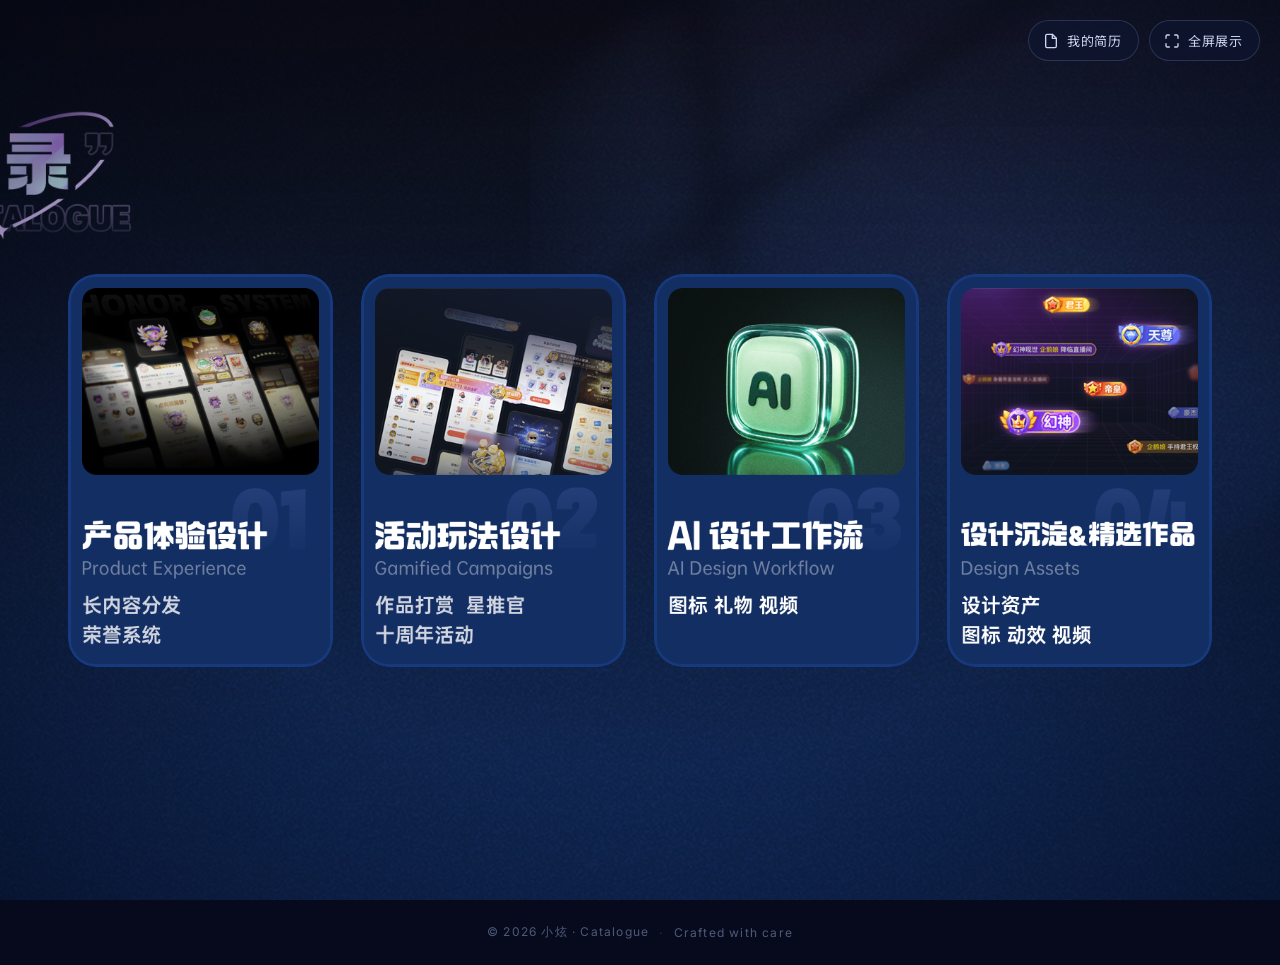
<file: index.html>
<!DOCTYPE html>
<html lang="zh-CN">
<head>
  <meta charset="UTF-8" />
  <meta name="viewport" content="width=device-width, initial-scale=1.0" />
  <title>小炫 · 设计作品集 2026</title>
  <meta name="description" content="资深 UI / 视觉设计师作品集 - 产品体验设计 / 活动玩法设计 / AI 设计工作流 / 设计沉淀 & 精选作品" />
  <link rel="preconnect" href="https://fonts.googleapis.com" />
  <link rel="preconnect" href="https://fonts.gstatic.com" crossorigin />
  <link href="https://fonts.googleapis.com/css2?family=Inter:wght@300;400;500;600;700;800&family=Noto+Sans+SC:wght@300;400;500;700;900&family=JetBrains+Mono:wght@400;500&display=swap" rel="stylesheet" />
  <link rel="stylesheet" href="styles.css" />
  <link rel="stylesheet" href="detail.css" />
</head>
<body>
  <div class="bg-layer">
    <div class="bg-image" role="presentation"></div>
    <div class="bg-vignette" aria-hidden="true"></div>
  </div>

  <main class="page" id="catalog">
    <section class="catalog" aria-label="作品分类">

      <!-- 1：02 产品体验设计 -->
      <a class="card card-tilt-low card-tilt-left"
         data-card="01"
         href="project-02.html"
         aria-label="进入 产品体验设计 项目详情">
        <img class="card-img" src="media/card-01.png" alt="产品体验设计" />
      </a>

      <!-- 2：01 活动玩法设计 -->
      <a class="card card-tilt-high card-tilt-right"
         data-card="02"
         href="project-01.html"
         aria-label="进入 活动玩法设计 项目详情">
        <img class="card-img" src="media/card-02.png" alt="活动玩法设计" />
      </a>

      <!-- 3：03 AI 设计工作流 -->
      <a class="card card-tilt-high card-tilt-right"
         data-card="03"
         href="project-03.html"
         aria-label="进入 AI 设计工作流 项目详情">
        <img class="card-img" src="media/card-03.png" alt="AI 设计工作流" />
      </a>

      <!-- 4：04 精选视觉作品 -->
      <a class="card card-tilt-low card-tilt-left"
         data-card="04"
         href="project-04.html"
         aria-label="进入 设计沉淀 & 精选作品 项目详情">
        <img class="card-img" src="media/card-04.png" alt="精选视觉作品" />
      </a>
    </section>
  </main>

  <footer class="site-footer">
    <span>© 2026 小炫 · Catalogue</span>
    <span class="footer-sep">·</span>
    <span>Crafted with care</span>
  </footer>

  <!-- 详情视图（SPA 内嵌） -->
  <main class="detail-view" id="detailView" hidden>
    <a href="#" class="back-btn" id="detailBack" aria-label="返回首页">
      <svg viewBox="0 0 24 24" width="18" height="18"><path d="M15 6l-6 6 6 6" fill="none" stroke="currentColor" stroke-width="2" stroke-linecap="round" stroke-linejoin="round"/></svg><span>返回</span>
    </a>
    <div class="image-stack" id="detailContent"></div>
  </main>

  <script src="script.js"></script>
  <script src="present.js"></script>
</body>
</html>
</file>
<file: styles.css>
/* ==========================================================================
   小炫 · 设计作品集 2026
   主题：深空蓝 · 卡片错落 + hover 放大 4%
   ========================================================================== */

:root {
  --bg-deep:        #060a1c;
  --font-cn:        "Noto Sans SC", "PingFang SC", "Microsoft YaHei", system-ui, sans-serif;
  --font-en:        "Inter", "Helvetica Neue", system-ui, sans-serif;
  --ease-out: cubic-bezier(0.22, 1, 0.36, 1);
}

/* ---------- 基础 ---------- */
*,
*::before,
*::after { box-sizing: border-box; }

/* 确保 hidden 属性始终生效（避免被 .page 等 display 规则覆盖） */
[hidden] { display: none !important; }

html, body { margin: 0; padding: 0; }

body {
  min-height: 100vh;
  font-family: var(--font-cn);
  color: #f1f4ff;
  background: var(--bg-deep);
  overflow-x: hidden;
  -webkit-font-smoothing: antialiased;
  -moz-osx-font-smoothing: grayscale;
}

a { color: inherit; text-decoration: none; }
img { display: block; max-width: 100%; }

::selection { background: rgba(183, 148, 246, 0.35); color: #fff; }

/* ---------- 背景层 ---------- */
.bg-layer {
  position: fixed;
  inset: 0;
  z-index: -1;
  overflow: hidden;
  pointer-events: none;
}

.bg-image {
  position: absolute;
  inset: 0;
  background-image: url("media/bg.jpg");
  background-size: cover;
  background-position: center center;
  background-repeat: no-repeat;
}

.bg-vignette {
  position: absolute;
  inset: 0;
  background: radial-gradient(ellipse at center, transparent 50%, rgba(0, 4, 18, 0.55) 100%);
  pointer-events: none;
}

/* ---------- 主体：整页居中，卡片略靠下 ---------- */
.page {
  position: relative;
  width: 100%;
  min-height: 100vh;
  display: flex;
  align-items: center;
  justify-content: center;
  padding: 24px 56px;
}

/* ---------- 作品目录（4 卡 · 错落倾斜） ---------- */
.catalog {
  display: grid;
  grid-template-columns: repeat(4, 1fr);
  gap: 28px;
  max-width: 1440px;
  width: 100%;
  padding: 20px 12px 40px;
  margin-top: 60px;           /* 整体略靠下 */
  perspective: 1600px;
  align-items: start;
}

.card {
  position: relative;
  display: block;
  /* 圆角按切图真实比例（40px @ 375×556）自适应，保证边框环与切图圆角完全贴合 */
  border-radius: 10.67% / 7.19%;
  overflow: visible;
  transform-origin: center center;
  /* hover 回弹：0.3s 弹性曲线（放大后轻微回弹） */
  transition: transform 0.3s cubic-bezier(0.34, 1.56, 0.64, 1);
  animation: cardIn 0.9s var(--ease-out) both;
  will-change: transform;

  /* BorderGlow 渐变边框变量 */
  --cursor-angle: 45deg;
}

/* 静止态错落 */
.card-tilt-low.card-tilt-left   { transform: translateY(36px) rotate(-2.4deg); }
.card-tilt-high.card-tilt-right { transform: translateY(0)     rotate( 1.8deg); }

.card:nth-child(1) { animation-delay: 0.10s; }
.card:nth-child(2) { animation-delay: 0.20s; }
.card:nth-child(3) { animation-delay: 0.30s; }
.card:nth-child(4) { animation-delay: 0.40s; }

.card-img {
  width: 100%;
  max-width: 100%;             /* 不超出卡片容器，窄图不拉伸 */
  height: auto;
  display: block;
  border-radius: 10.67% / 7.19%;   /* 与切图圆角一致（40px） */
  transition: box-shadow 0.3s cubic-bezier(0.34, 1.56, 0.64, 1);
}

/* ---------- 渐变边框（BorderGlow 移植）---------- */
.card::before {
  content: "";
  position: absolute;
  inset: -1px;                 /* 向外扩 1px，让边框环居中贴合切图边缘 */
  border-radius: inherit;
  padding: 2px;
  background:
    conic-gradient(from var(--cursor-angle) at center,
      transparent 0deg, rgba(255, 255, 255, 0.55) 45deg, transparent 100deg, transparent 360deg),
    radial-gradient(at 80% 55%, #c084fc 0px, transparent 55%),
    radial-gradient(at 69% 34%, #f472b6 0px, transparent 55%),
    radial-gradient(at 8% 6%, #38bdf8 0px, transparent 55%),
    radial-gradient(at 41% 38%, #c084fc 0px, transparent 55%),
    radial-gradient(at 86% 85%, #f472b6 0px, transparent 55%),
    radial-gradient(at 82% 18%, #38bdf8 0px, transparent 55%),
    radial-gradient(at 51% 4%, #f472b6 0px, transparent 55%);
  -webkit-mask: linear-gradient(#fff 0 0) content-box, linear-gradient(#fff 0 0);
  -webkit-mask-composite: xor;
  mask: linear-gradient(#fff 0 0) content-box, linear-gradient(#fff 0 0);
  mask-composite: exclude;
  opacity: 0;
  transition: opacity 0.3s ease;
  pointer-events: none;
  z-index: 2;
}

.card:hover::before,
.card:focus-visible::before { opacity: 1; }

/* hover：放大回弹 + 抬升 + 复位倾斜（高优先级确保覆盖倾斜类） */
.catalog .card:hover {
  transform: translateY(-6px) rotate(0deg) scale(1.04) !important;
  z-index: 5;
}

.catalog .card:hover .card-img,
.catalog .card:focus-visible .card-img {
  box-shadow:
    0 0 0 1px rgba(192, 132, 252, 0.25),
    0 10px 42px rgba(120, 110, 246, 0.35),
    0 0 70px rgba(56, 189, 248, 0.22);
}

/* 键盘 focus 与 hover 一致 */
.catalog .card:focus-visible {
  transform: translateY(-6px) rotate(0deg) scale(1.04) !important;
  outline: none;
  z-index: 5;
}

/* ---------- 页脚 ---------- */
.site-footer {
  position: relative;
  display: flex;
  justify-content: center;
  align-items: center;
  gap: 10px;
  padding: 24px 0;
  font-family: var(--font-en);
  font-size: 12px;
  letter-spacing: 0.1em;
  color: rgba(111, 122, 163, 0.7);
  z-index: 1;
}

.footer-sep { opacity: 0.5; }

/* ---------- 动画 ---------- */
@keyframes cardIn {
  from { opacity: 0; transform: translateY(28px) scale(0.97); }
  to   { opacity: 1; transform: translateY(0)    scale(1); }
}

@media (prefers-reduced-motion: reduce) {
  *,
  *::before,
  *::after {
    animation-duration: 0.01ms !important;
    transition-duration: 0.01ms !important;
  }
}

/* ---------- 响应式 ---------- */
@media (max-width: 1200px) {
  .page { padding: 20px 32px; }
  .catalog {
    grid-template-columns: repeat(2, 1fr);
    gap: 24px;
    margin-top: 30px;
  }
  .card-tilt-low.card-tilt-left,
  .card-tilt-high.card-tilt-right { transform: none; }
}

@media (max-width: 640px) {
  .page { padding: 16px 18px; }
  .catalog {
    grid-template-columns: 1fr;
    gap: 22px;
    margin-top: 16px;
  }
  .card-tilt-low.card-tilt-left,
  .card-tilt-high.card-tilt-right { transform: none; }
  .card:hover { transform: scale(1.03); }
}
</file>
<file: detail.css>
/* ==========================================================================
   详情视图（SPA 内嵌，避免与 styles.css 全局冲突）
   ========================================================================== */

.detail-view {
  position: relative;
  z-index: 1;
  min-height: 100vh;
  background: #050816;
}

/* ---------- 左上角返回按钮 ---------- */
.back-btn {
  position: fixed;
  top: 24px;
  left: 24px;
  z-index: 100;
  display: inline-flex;
  align-items: center;
  gap: 6px;
  padding: 8px 14px 8px 10px;
  background: rgba(15, 22, 48, 0.72);
  backdrop-filter: blur(10px);
  -webkit-backdrop-filter: blur(10px);
  border: 1px solid rgba(140, 165, 230, 0.22);
  border-radius: 999px;
  font-size: 13px;
  letter-spacing: 0.06em;
  color: #cdd5ee;
  transition: all 0.35s var(--ease-out);
}

.back-btn:hover {
  background: rgba(28, 38, 78, 0.85);
  border-color: rgba(160, 185, 245, 0.45);
  color: #fff;
  transform: translateX(-2px);
}

/* ---------- 图片 / 视频堆叠 ---------- */
.image-stack {
  display: flex;
  flex-direction: column;
  align-items: center;
  width: 100%;
  padding: 72px 24px 80px;
}

/* 图片：统一宽度（等比放大窄图，宽图截到上限） */
.image-stack img {
  display: block;
  width: min(1440px, calc(100vw - 48px));
  height: auto;
  margin: 0 auto;
}

.image-stack img + img,
.image-stack img + .media-video-item,
.image-stack .media-video-item + img,
.image-stack .media-video-item + .media-video-item {
  margin-top: 24px;
}

/* ---------- 视频 ---------- */
.media-video-item {
  position: relative;
  max-width: min(1440px, calc(100vw - 48px));
  width: 100%;
  cursor: pointer;
}

.detail-video {
  display: block;
  width: 100%;
  height: auto;
  border-radius: 4px;
}

/* 播放按钮：居中覆盖在视频上 */
.play-overlay {
  position: absolute;
  inset: 0;
  display: flex;
  align-items: center;
  justify-content: center;
  background: transparent;
  border: none;
  cursor: pointer;
  outline: none;
  transition: opacity 0.3s var(--ease-out);
}

.play-overlay:hover svg circle {
  fill: rgba(0, 0, 0, 0.75);
}

.play-overlay svg {
  filter: drop-shadow(0 2px 8px rgba(0, 0, 0, 0.4));
  pointer-events: none;
}

.play-overlay.is-hidden {
  opacity: 0;
  pointer-events: none;
}

/* ---------- 响应式 ---------- */
@media (max-width: 768px) {
  .back-btn {
    top: 14px;
    left: 14px;
    padding: 7px 12px 7px 9px;
    font-size: 12px;
  }
  .image-stack {
    padding: 56px 12px 60px;
  }
  .image-stack img {
    width: calc(100vw - 24px);
  }
  .media-video-item {
    max-width: calc(100vw - 24px);
  }
  .image-stack img + img,
  .image-stack img + .media-video-item,
  .image-stack .media-video-item + img,
  .image-stack .media-video-item + .media-video-item {
    margin-top: 14px;
  }
}
</file>
